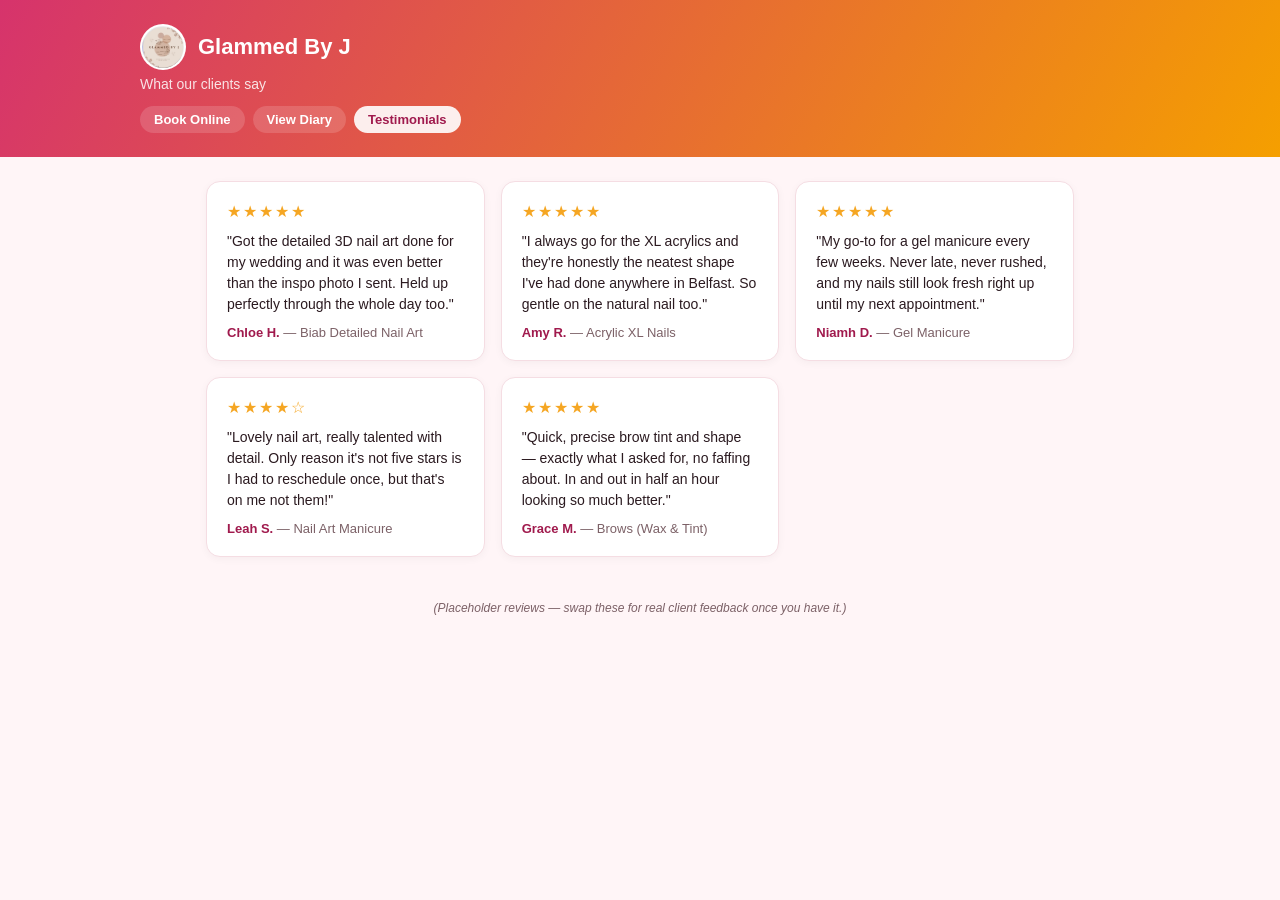
<file: testimonials.html>
<!DOCTYPE html>
<html lang="en">
<head>
<meta charset="UTF-8">
<meta name="viewport" content="width=device-width, initial-scale=1.0">
<title>Glammed By J | Testimonials</title>
<link rel="icon" type="image/jpeg" href="logo.jpeg">
<link rel="stylesheet" href="styles.css">
</head>
<body>

  <header class="site-header">
    <div class="header-inner">
      <div class="brand">
        <img src="logo.jpeg" alt="Glammed By J logo" class="brand-mark">
        <span class="brand-name">Glammed By J</span>
      </div>
      <p class="tagline">What our clients say</p>
      <nav class="site-nav">
        <a href="index.html">Book Online</a>
        <a href="diary.html">View Diary</a>
        <a href="testimonials.html" class="active">Testimonials</a>
      </nav>
    </div>
  </header>

  <main class="page testimonials-page">

    <section class="testimonial-grid">

      <div class="testimonial-card">
        <div class="stars">★★★★★</div>
        <p class="testimonial-text">"Got the detailed 3D nail art done for my wedding and it was even better than the inspo photo I sent. Held up perfectly through the whole day too."</p>
        <div class="testimonial-author">Chloe H. <span class="testimonial-service">— Biab Detailed Nail Art</span></div>
      </div>

      <div class="testimonial-card">
        <div class="stars">★★★★★</div>
        <p class="testimonial-text">"I always go for the XL acrylics and they're honestly the neatest shape I've had done anywhere in Belfast. So gentle on the natural nail too."</p>
        <div class="testimonial-author">Amy R. <span class="testimonial-service">— Acrylic XL Nails</span></div>
      </div>

      <div class="testimonial-card">
        <div class="stars">★★★★★</div>
        <p class="testimonial-text">"My go-to for a gel manicure every few weeks. Never late, never rushed, and my nails still look fresh right up until my next appointment."</p>
        <div class="testimonial-author">Niamh D. <span class="testimonial-service">— Gel Manicure</span></div>
      </div>

      <div class="testimonial-card">
        <div class="stars">★★★★☆</div>
        <p class="testimonial-text">"Lovely nail art, really talented with detail. Only reason it's not five stars is I had to reschedule once, but that's on me not them!"</p>
        <div class="testimonial-author">Leah S. <span class="testimonial-service">— Nail Art Manicure</span></div>
      </div>

      <div class="testimonial-card">
        <div class="stars">★★★★★</div>
        <p class="testimonial-text">"Quick, precise brow tint and shape — exactly what I asked for, no faffing about. In and out in half an hour looking so much better."</p>
        <div class="testimonial-author">Grace M. <span class="testimonial-service">— Brows (Wax &amp; Tint)</span></div>
      </div>

    </section>

    <p class="testimonials-note">(Placeholder reviews — swap these for real client feedback once you have it.)</p>

  </main>

</body>
</html>
</file>
<file: styles.css>
:root {
  --brand: #d6336c;
  --brand-dark: #a01a4d;
  --accent: #f59f00;
  --bg: #fff5f7;
  --card: #ffffff;
  --text: #2b1a20;
  --muted: #7c6167;
  --border: #f5dde3;
}

* { box-sizing: border-box; }

body {
  margin: 0;
  font-family: -apple-system, "Segoe UI", Roboto, Helvetica, Arial, sans-serif;
  background: var(--bg);
  color: var(--text);
}

.site-header {
  background: linear-gradient(120deg, var(--brand), var(--accent));
  color: white;
  padding: 24px 20px;
}

.header-inner {
  max-width: 1000px;
  margin: 0 auto;
}

.brand {
  display: flex;
  align-items: center;
  gap: 12px;
}

.brand-mark {
  width: 46px;
  height: 46px;
  border-radius: 50%;
  object-fit: cover;
  background: white;
  border: 2px solid rgba(255,255,255,0.6);
}

.brand-name {
  font-size: 22px;
  font-weight: 700;
}

.tagline {
  margin: 6px 0 0;
  opacity: 0.85;
  font-size: 14px;
}

.hours-line {
  margin: 4px 0 0;
  opacity: 0.75;
  font-size: 13px;
}

.about-section-wrap {
  max-width: 1000px;
  margin: 0 auto 60px;
  padding: 0 16px;
}

.about-inner {
  background: var(--card);
  border: 1px solid var(--border);
  border-radius: 12px;
  padding: 24px;
}

.about-inner h2 {
  margin-bottom: 10px;
}

.about-text {
  font-size: 14px;
  line-height: 1.6;
  color: var(--text);
  margin: 0 0 8px;
}

.about-placeholder-note {
  font-size: 12px;
  color: var(--muted);
  font-style: italic;
  margin: 0;
}

.site-nav {
  margin-top: 14px;
  display: flex;
  gap: 8px;
}

.site-nav a {
  color: white;
  text-decoration: none;
  font-size: 13px;
  font-weight: 600;
  padding: 6px 14px;
  border-radius: 20px;
  background: rgba(255,255,255,0.15);
}

.site-nav a.active {
  background: rgba(255,255,255,0.9);
  color: var(--brand-dark);
}

.page {
  max-width: 1000px;
  margin: 0 auto;
  padding: 24px 16px 80px;
  display: grid;
  grid-template-columns: 1fr;
  gap: 24px;
}

@media (min-width: 800px) {
  .page {
    grid-template-columns: 2fr 1fr;
    align-items: flex-start;
  }
}

h2 {
  font-size: 15px;
  text-transform: uppercase;
  letter-spacing: 0.04em;
  color: var(--brand-dark);
  margin: 0 0 12px;
  font-weight: 700;
}

.section-spacer {
  margin-top: 26px;
}

.product-grid {
  display: grid;
  grid-template-columns: repeat(auto-fill, minmax(220px, 1fr));
  gap: 16px;
}

.product-card {
  background: var(--card);
  border: 1px solid var(--border);
  border-radius: 16px;
  padding: 16px;
  display: flex;
  flex-direction: column;
  gap: 8px;
  box-shadow: 0 2px 8px rgba(214, 51, 108, 0.08);
  transition: transform 0.15s ease, box-shadow 0.15s ease;
}

.product-card:hover {
  transform: translateY(-3px);
  box-shadow: 0 10px 22px rgba(214, 51, 108, 0.15);
}

.product-photo {
  width: 100%;
  height: 110px;
  border-radius: 12px;
  background: linear-gradient(135deg, #fde3ec, #fcd9c4);
  display: flex;
  align-items: center;
  justify-content: center;
  font-size: 32px;
}

.product-name {
  font-weight: 700;
  font-size: 15px;
}

.product-desc {
  font-size: 12px;
  color: var(--muted);
  flex-grow: 1;
}

.product-duration {
  font-size: 12px;
  color: var(--muted);
}

.product-footer {
  display: flex;
  align-items: center;
  justify-content: space-between;
  margin-top: 4px;
}

.product-price {
  font-size: 15px;
  font-weight: 700;
}

.add-btn {
  background: var(--accent);
  color: white;
  border: none;
  border-radius: 20px;
  padding: 7px 16px;
  font-size: 13px;
  font-weight: 600;
  cursor: pointer;
  transition: background 0.15s ease, transform 0.1s ease;
}

.add-btn:hover { background: var(--brand-dark); }
.add-btn:active { transform: scale(0.96); }

.basket-panel {
  background: var(--card);
  border: 1px solid var(--border);
  border-radius: 12px;
  padding: 18px;
  position: sticky;
  top: 16px;
  height: fit-content;
}

.basket-items {
  min-height: 40px;
  margin-bottom: 12px;
}

.empty-basket {
  color: var(--muted);
  font-size: 14px;
}

.basket-row {
  display: flex;
  justify-content: space-between;
  align-items: center;
  font-size: 14px;
  padding: 6px 0;
  border-bottom: 1px solid var(--border);
}

.basket-row button {
  background: none;
  border: none;
  color: var(--muted);
  cursor: pointer;
  font-size: 13px;
}

.basket-total-row {
  display: flex;
  justify-content: space-between;
  font-weight: 700;
  font-size: 16px;
  padding: 10px 0;
  border-top: 2px solid var(--border);
  margin-top: 6px;
}

.slot-picker {
  margin: 14px 0;
  display: flex;
  flex-direction: column;
  gap: 6px;
}

.slot-picker label {
  font-size: 13px;
  color: var(--muted);
}

.slot-picker select,
.slot-picker input[type="date"],
.slot-picker input[type="text"],
.slot-picker input[type="email"],
.slot-picker input[type="tel"] {
  padding: 8px;
  border-radius: 8px;
  border: 1px solid var(--border);
  font-size: 14px;
}

.slot-message {
  font-size: 13px;
  color: #b8542f;
  margin: 2px 0 0;
  min-height: 16px;
}

.checkout-btn {
  width: 100%;
  background: var(--brand);
  color: white;
  border: none;
  border-radius: 10px;
  padding: 12px;
  font-size: 15px;
  font-weight: 600;
  cursor: pointer;
}

.checkout-btn:disabled {
  background: #e8c6d0;
  cursor: not-allowed;
}

.checkout-btn:not(:disabled):hover {
  background: var(--brand-dark);
}

.overlay {
  position: fixed;
  inset: 0;
  background: rgba(0,0,0,0.5);
  display: flex;
  align-items: center;
  justify-content: center;
  padding: 20px;
}

.overlay.hidden { display: none; }

.confirmation-box {
  background: white;
  border-radius: 14px;
  padding: 24px;
  max-width: 380px;
  text-align: center;
}

.confirmation-box h3 { margin-top: 0; }

.confirmation-box p {
  color: var(--muted);
  font-size: 14px;
  line-height: 1.5;
}

.diary-page {
  grid-template-columns: 1fr !important;
  max-width: 700px;
}

.diary-section {
  background: var(--card);
  border: 1px solid var(--border);
  border-radius: 12px;
  padding: 18px;
}

.diary-section label {
  font-size: 13px;
  color: var(--muted);
  display: block;
  margin-bottom: 6px;
}

.diary-section input[type="date"] {
  padding: 8px;
  border-radius: 8px;
  border: 1px solid var(--border);
  font-size: 14px;
  margin-bottom: 8px;
}

.diary-list {
  margin-top: 12px;
  display: flex;
  flex-direction: column;
  gap: 6px;
}

.diary-row {
  display: flex;
  justify-content: space-between;
  align-items: center;
  padding: 10px 12px;
  border-radius: 8px;
  font-size: 14px;
}

.diary-available {
  background: #eafaf0;
  color: #1a7a45;
}

.diary-booked {
  background: #fdecec;
  color: #a12626;
}

.diary-blocked {
  background: #f0f0f0;
  color: #6b6b6b;
}

.owner-panel {
  margin-top: 18px;
}

.owner-note {
  font-size: 13px;
  color: var(--muted);
  margin-top: 0;
}

.owner-panel input[type="password"] {
  width: 100%;
  padding: 8px;
  border-radius: 8px;
  border: 1px solid var(--border);
  font-size: 14px;
  margin-bottom: 10px;
}

.testimonials-page {
  grid-template-columns: 1fr !important;
  max-width: 900px;
}

.testimonial-grid {
  display: grid;
  grid-template-columns: repeat(auto-fill, minmax(260px, 1fr));
  gap: 16px;
}

.testimonial-card {
  background: var(--card);
  border: 1px solid var(--border);
  border-radius: 14px;
  padding: 20px;
  display: flex;
  flex-direction: column;
  gap: 10px;
  box-shadow: 0 2px 8px rgba(0,0,0,0.04);
}

.stars {
  color: #f5a623;
  font-size: 16px;
  letter-spacing: 2px;
}

.testimonial-text {
  font-size: 14px;
  line-height: 1.5;
  color: var(--text);
  margin: 0;
  flex-grow: 1;
}

.testimonial-author {
  font-size: 13px;
  font-weight: 700;
  color: var(--brand-dark);
}

.testimonial-service {
  font-weight: 400;
  color: var(--muted);
}

.testimonials-note {
  text-align: center;
  font-size: 12px;
  color: var(--muted);
  font-style: italic;
  margin-top: 20px;
}

.owner-portal-page {
  grid-template-columns: 1fr !important;
  max-width: 700px;
}

.owner-portal-page .diary-section {
  margin-bottom: 18px;
}

.owner-portal-page label {
  font-size: 13px;
  color: var(--muted);
  display: block;
  margin-bottom: 6px;
  margin-top: 10px;
}

.owner-portal-page input[type="email"],
.owner-portal-page input[type="password"],
.owner-portal-page input[type="date"],
.owner-portal-page input[type="time"],
.owner-portal-page input[type="text"] {
  width: 100%;
  padding: 8px;
  border-radius: 8px;
  border: 1px solid var(--border);
  font-size: 14px;
  margin-bottom: 6px;
}

.owner-portal-page .checkout-btn {
  margin-top: 10px;
}

.portal-header {
  display: flex;
  justify-content: space-between;
  align-items: center;
  margin-bottom: 16px;
}

.portal-header p {
  font-size: 13px;
  color: var(--muted);
  margin: 0;
}

.secondary-btn {
  background: none;
  border: 1px solid var(--border);
  color: var(--text);
  border-radius: 8px;
  padding: 6px 14px;
  font-size: 13px;
  cursor: pointer;
}

.secondary-btn:hover {
  background: var(--bg);
}

.appointments-list {
  display: flex;
  flex-direction: column;
  gap: 10px;
}

.appointment-row {
  display: flex;
  justify-content: space-between;
  align-items: center;
  gap: 12px;
  padding: 12px;
  border: 1px solid var(--border);
  border-radius: 10px;
  font-size: 13px;
  line-height: 1.5;
}

.cancel-btn {
  border-color: #e8b4b4;
  color: #a12626;
  white-space: nowrap;
}

.cancel-btn:hover {
  background: #fdecec;
}
</file>
